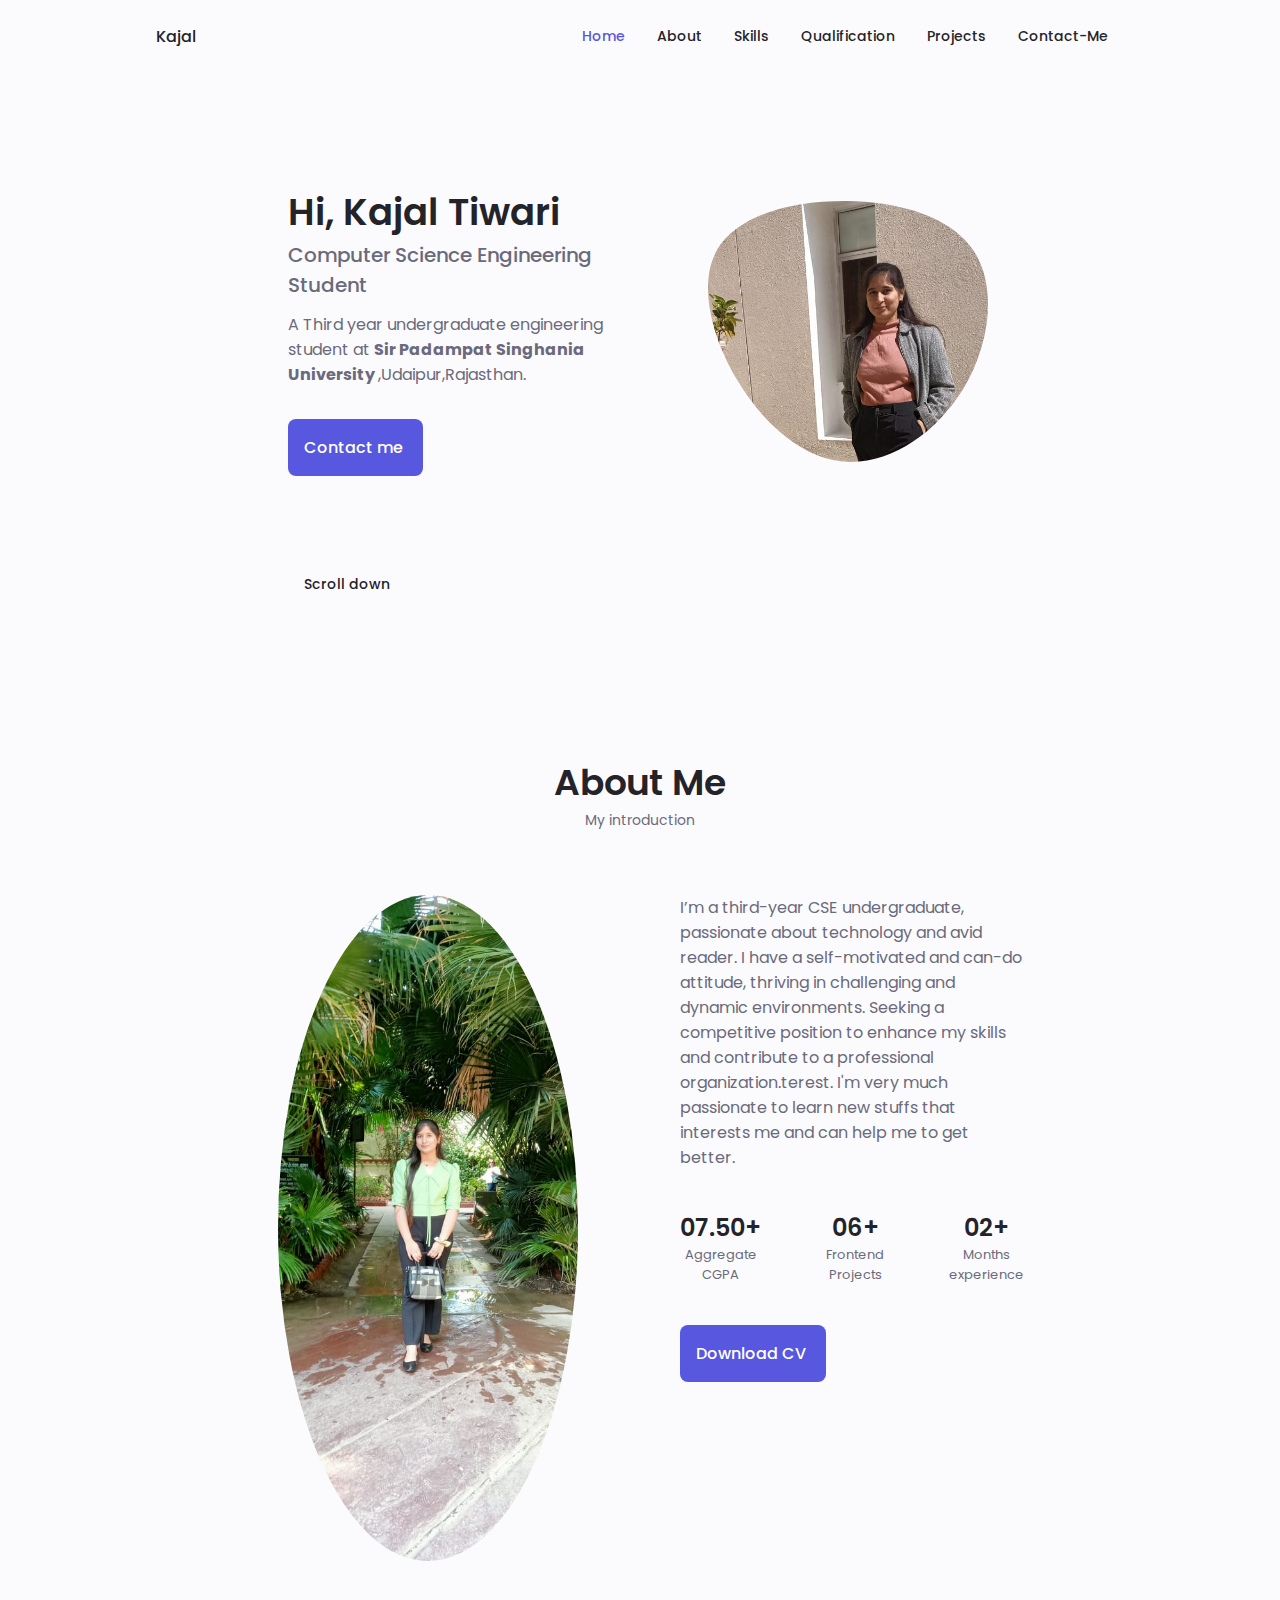
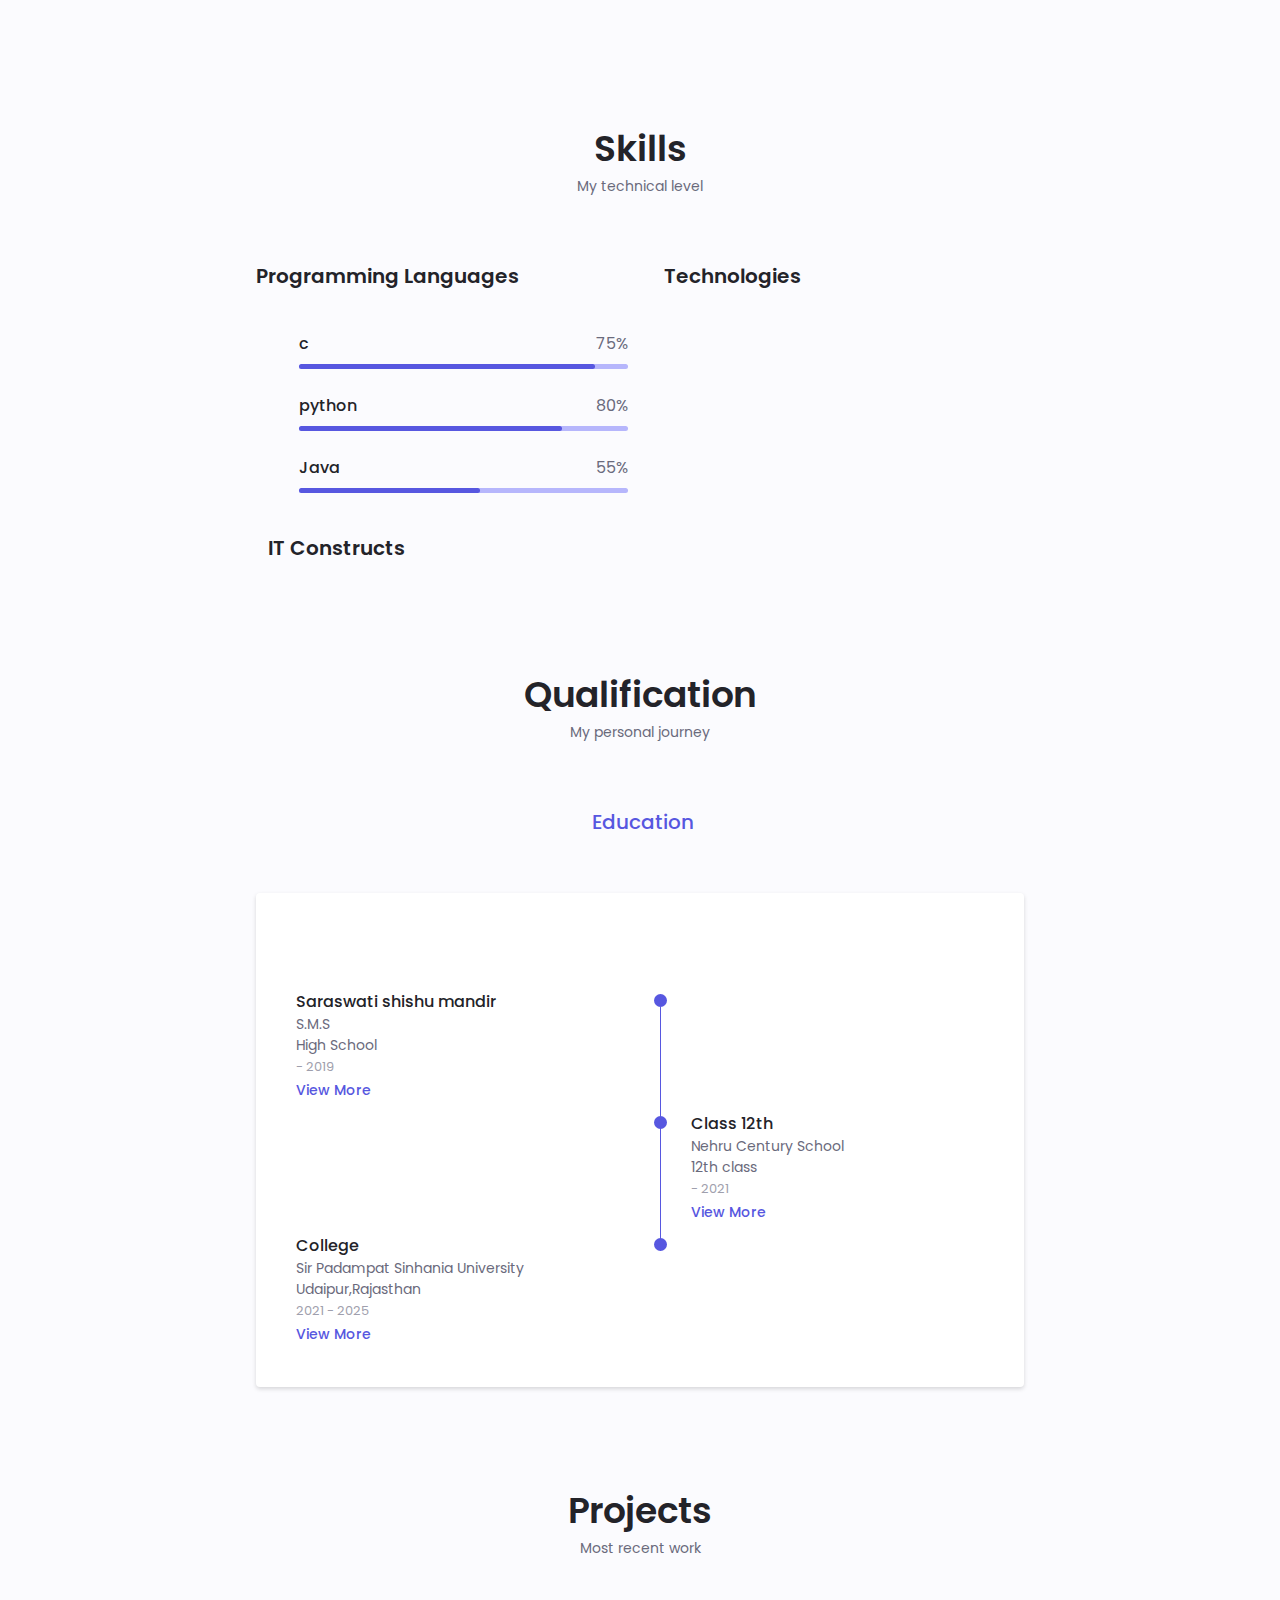
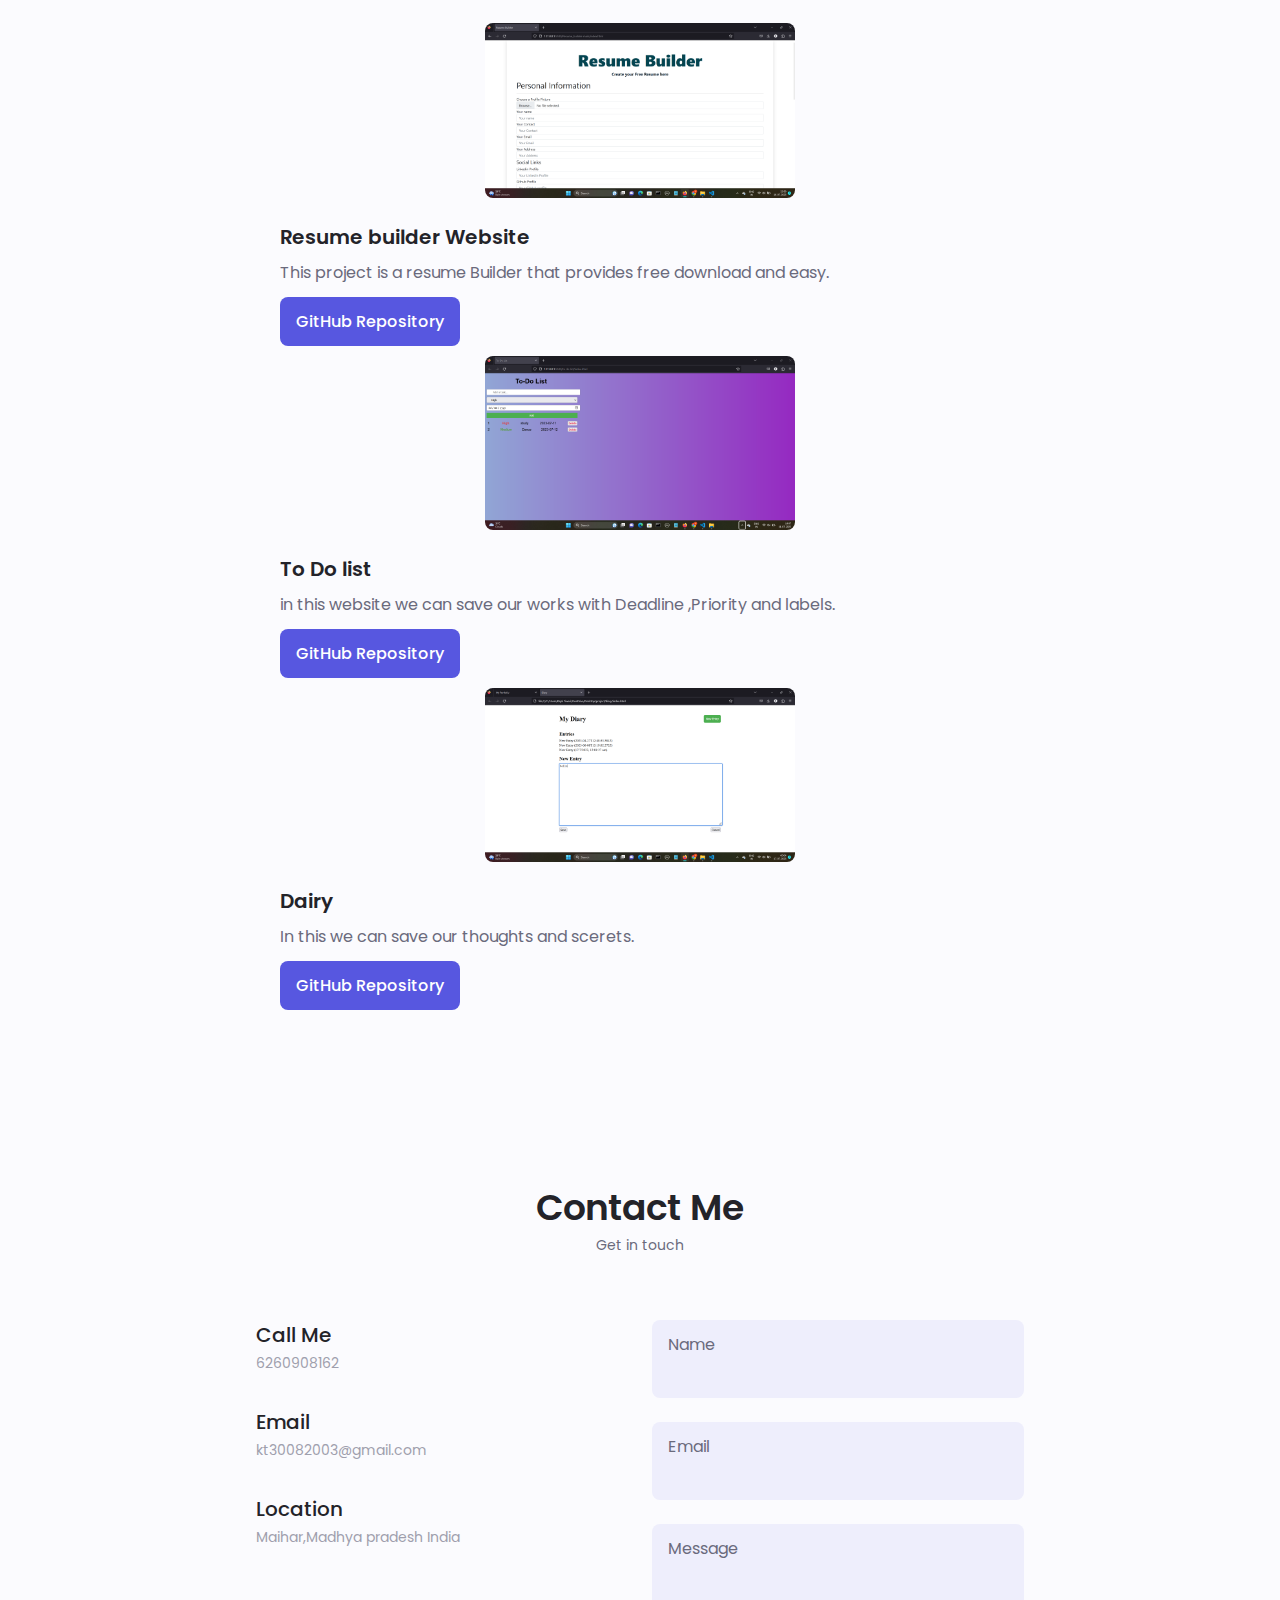
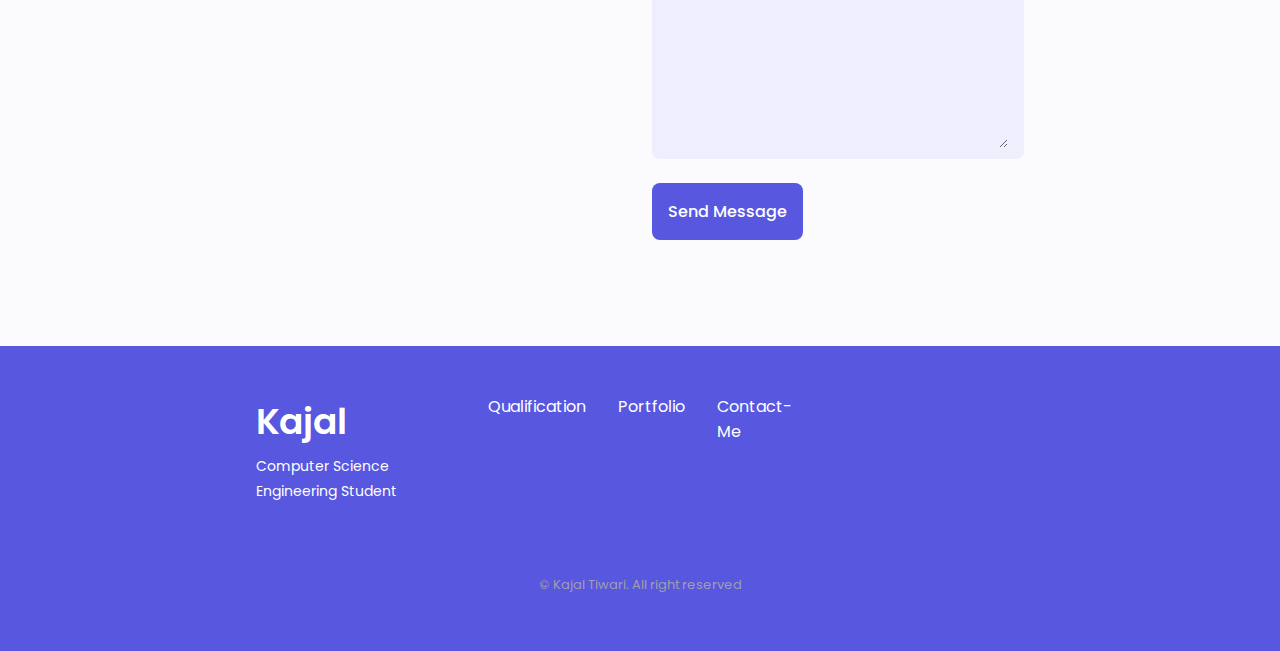
<file: Portfolio-Website-master/index.html>
<!DOCTYPE html>
<html lang="en">

<head>
  <meta charset="UTF-8" />
  <meta http-equiv="X-UA-Compatible" content="IE=edge" />
  <meta name="viewport" content="width=device-width, initial-scale=1.0" />
  <title>My Portfolio</title>
  
  <link rel="stylesheet" href="assets/newcss.css" />
  <link rel="stylesheet" href="https://unicons.iconscout.com/release/v4.0.0/css/line.css" />
</head>

<body>
  <header class="header" id="header">
    <nav class="nav container">
      <a href="#" class="nav__logo">Kajal</a>
      <div class="nav__menu" id="nav-menu">
        <ul class="nav__list grid">
          <li class="nav__item">
            <a href="#home" class="nav__link active-link">
              <i class=""></i>Home
            </a>
          </li>
          <li class="nav__item">
            <a href="#about" class="nav__link">
              <i class=""></i>About
            </a>
          </li>
          <li class="nav__item">
            <a href="#skills" class="nav__link">
              <i class=""></i>Skills
            </a>
          </li>
          <li class="nav__item">
            <a href="#qualification" class="nav__link">
              <i class=""></i>Qualification
            </a>
          </li>
          <li class="nav__item">
            <a href="#portfolio" class="nav__link">
              <i class=""></i>Projects
            </a>
          </li>
          <li class="nav__item">
            <a href="#contact" class="nav__link">
              <i class=""></i>Contact-Me
            </a>
          </li>
        </ul>
        <i class="uil uil-times nav__close" id="nav-close"></i>
      </div>
      <div class="nav__btns">
        
        <i class="uil uil-moon change-theme" id="theme-button"></i>

        <div class="nav__toggle" id="nav-toggle">
          <i class="uil uil-apps"></i>
        </div>
      </div>
    </nav>
  </header>
  

  <main class="main">
    

    <section class="home section" id="home">
      <div class="home__container container grid">
        <div class="home__content grid">
          <div class="home__social">
            <a href="https://www.linkedin.com/in/kajal-tiwari-23815625a/" target="_blank" class="home__social-icon">

              <i class=""></i>
            </a>

            <a href="https://github.com/Kajal09tiwari" target="_blank" class="home__social-icon">
              <i class=""></i>
            </a>
          </div>
          <div class="home__img">
            <svg class="home__blob" viewBox="0 0 200 187" xmlns="http://www.w3.org/2000/svg"
              xmlns:xlink="http://www.w3.org/1999/xlink">
              <mask id="mask0" mask-type="alpha">
                <path d="M190.312 36.4879C206.582 62.1187 201.309 102.826 182.328 134.186C163.346 165.547 
                      130.807 187.559 100.226 186.353C69.6454 185.297 41.0228 161.023 21.7403 129.362C2.45775 
                      97.8511 -7.48481 59.1033 6.67581 34.5279C20.9871 10.1032 59.7028 -0.149132 97.9666 
                      0.00163737C136.23 0.303176 174.193 10.857 190.312 36.4879Z" />
              </mask>
              <g mask="url(#mask0)">
                <path d="M190.312 36.4879C206.582 62.1187 201.309 102.826 182.328 134.186C163.346 
                      165.547 130.807 187.559 100.226 186.353C69.6454 185.297 41.0228 161.023 21.7403 
                      129.362C2.45775 97.8511 -7.48481 59.1033 6.67581 34.5279C20.9871 10.1032 59.7028 
                     -0.149132 97.9666 0.00163737C136.23 0.303176 174.193 10.857 190.312 36.4879Z" />
                <image class="home__blob-img" x="-79" y="-46" xlink:href="assets/img/2.jpeg" />
              </g>
            </svg>
          </div>
          <div class="home__data">
            <h1 class="home__title">Hi, Kajal Tiwari</h1>
            <h3 class="home__subtitle">Computer Science Engineering Student</h3>
            <p class="home__description">
              A Third year undergraduate engineering student at <strong>Sir Padampat Singhania University </strong>,Udaipur,Rajasthan.
            </p>
            <a href="#contact" class="button button--flex">
              Contact me<i class="uil uil-message button__icon"></i>
            </a>
          </div>
        </div>

        <div class="home__scroll">
          <a href="#about" class="home__scroll-button button--flex">
            <i class="uil uil-mouse-alt home__scroll-mouse"></i>
            <span class="home__scroll-name">Scroll down</span>
            <i class="uil uil-arrow-down home__scroll-arrow"></i>
          </a>
        </div>
      </div>
    </section>

   

    <section class="about section" id="about">
      <h2 class="section__title">About Me</h2>
      <span class="section__subtitle">My introduction</span>

      <div class="about__container container grid">
        <img src="assets\img\1st.jpeg" alt="" class="about__img" />

        <div class="about__data">
          <p class="about__description">
            I’m a third-year CSE undergraduate, passionate about technology and avid
            reader. I have a self-motivated and can-do attitude, thriving in challenging
            and dynamic environments. Seeking a competitive position to enhance my
            skills and contribute to a professional organization.terest. I'm very much passionate to learn new stuffs
            that interests me and can help me to get better.
          </p>

          <div class="about__info">
            <div>
              <span class="about__info-title">07.50+</span>
              <span class="about__info-name">Aggregate <br />CGPA</span>
            </div>

            <div>
              <span class="about__info-title">06+</span>
              <span class="about__info-name">Frontend <br />
                Projects</span>
            </div>

            <div>
              <span class="about__info-title">02+</span>
              <span class="about__info-name">Months <br />experience</span>
            </div>
          </div>

          <div class="about__buttons">
            <a download="" href="assets\Kajal's Resume .pdf" class="button button--flex">
              Download CV<i class="fas fa-download button__icon"></i>
            </a>
          </div>
        </div>
      </div>
    </section>

    
    <section class="skills section" id="skills">
      <h2 class="section__title">Skills</h2>
      <span class="section__subtitle">My technical level</span>

      <div class="skills__container container grid">
        <div>
         
          <div class="skills__content skills__open">
            <div class="skills__header">
              <i class=""></i>

              <div>
                <h1 class="skills__title">Programming Languages</h1>
              </div>

              <i class="uil uil-angle-down skills__arrow"></i>
            </div>

            <div class="skills__list grid">
              <div class="skills__data">
                <div class="skills__titles">
                  <h3 class="skills__name">c</h3>
                  <span class="skills__nuber">75%</span>
                </div>
                <div class="skills__bar">
                  <span class="skills__percentage skills__html"></span>
                </div>
              </div>
              <div class="skills__data">
                <div class="skills__titles">
                  <h3 class="skills__name">python</h3>
                  <span class="skills__nuber">80%</span>
                </div>
                <div class="skills__bar">
                  <span class="skills__percentage skills__css"></span>
                </div>
              </div>
              <div class="skills__data">
                <div class="skills__titles">
                  <h3 class="skills__name">Java</h3>
                  <span class="skills__nuber">55%</span>
                </div>
                <div class="skills__bar">
                  <span class="skills__percentage skills__js"></span>
                </div>
              </div>

            </div>
          </div>

         
          <div class="skills__content skills__close">
            <div class="skills__header">
              <i class="fas fa-code skills__icon"></i>

              <div>
                <h1 class="skills__title">IT Constructs</h1>
              </div>

              <i class=""></i>
            </div>

            <div class="skills__list grid">
              <div class="skills__data">
                <div class="skills__titles">
                  <h3 class="skills__name">DS & Algorithms</h3>
                  <span class="skills__nuber">80%</span>
                </div>
                <div class="skills__bar">
                  <span class="skills__percentage skills__php"></span>
                </div>
              </div>
              <div class="skills__data">
                <div class="skills__titles">
                  <h3 class="skills__name">OOP</h3>
                  <span class="skills__nuber">70%</span>
                </div>
                <div class="skills__bar">
                  <span class="skills__percentage skills__node"></span>
                </div>
              </div>
              <div class="skills__data">
                <div class="skills__titles">
                  <h3 class="skills__name">OS</h3>
                  <span class="skills__nuber">75%</span>
                </div>
                <div class="skills__bar">
                  <span class="skills__percentage skills__firebase"></span>
                </div>
              </div>
              <div class="skills__data">
                <div class="skills__titles">
                  <h3 class="skills__name">DBMS</h3>
                  <span class="skills__nuber">50%</span>
                </div>
                <div class="skills__bar">
                  <span class="skills__percentage skills__python"></span>
                </div>
              </div>
            </div>
          </div>
        </div>

        <div>
          
          <div class="skills__content skills__close">
            <div class="skills__header">
              <i class="fas fa-swatchbook skills__icon"></i>
              <div>
                <h1 class="skills__title">Technologies</h1>
              </div>

              <i class="uil uil-angle-down skills__arrow"></i>
            </div>

            <div class="skills__list grid">
              <div class="skills__data">
                <div class="skills__titles">
                  <h3 class="skills__name">HTML</h3>
                  <span class="skills__nuber">85%</span>
                </div>
                <div class="skills__bar">
                  <span class="skills__percentage skills__figma"></span>
                </div>
              </div>
              <div class="skills__data">
                <div class="skills__titles">
                  <h3 class="skills__name">CSS</h3>
                  <span class="skills__nuber">70%</span>
                </div>
                <div class="skills__bar">
                  <span class="skills__percentage skills__sketch"></span>
                </div>
              </div>
              <div class="skills__data">
                <div class="skills__titles">
                  <h3 class="skills__name">JavaScript</h3>
                  <span class="skills__nuber">55%</span>
                </div>
                <div class="skills__bar">
                  <span class="skills__percentage skills__photoshop"></span>
                </div>
              </div>
            </div>
          </div>
        </div>
      </div>
    </section>

    

    <section class="qualification__section service__section" id="qualification">
      <h2 class="section__title">Qualification</h2>
      <span class="section__subtitle">My personal journey</span>

      <div class="qualification__container container grid services__container">
        <div class="qualification__tabs">
          <div class="qualification__button button--flex qualification__active" data-target="#education">
            <i class="uil uil-graduation-cap qualification__icon"></i>
            Education
          </div>
        </div>

        <div class="qualification__sections">
         
          <div class="
                qualification__content
                qualifiation__active
                services__content
              " data-content id="education">
            
            <div class="qualification__data">
              <div>
                <h3 class="qualification__title">Saraswati shishu mandir</h3>
                <span class="qualification__subtitle">S.M.S<br>High School</span>
                <div class="qualification__calender">
                  <i class="uil uil-calendar-alt"></i>
                  - 2019
                </div>
                <span class="
                      button button--flex button--small button--link
                      services__button
                    ">
                  View More
                  <i class="uil uil-arrow-right button__icon"></i>
                </span>
                <div class="services__modal">
                  <div class="services__modal-content">
                    <h4 class="services__modal-title">Class 10th Summary :</h4>
                    <i class="uil uil-times services__modal-close"></i>
                    <ul class="services__modal-services grid">
                      <li class="services__modal-service">
                        <i class=""></i>
                        <p>
                          Subjects were studied: Science, Maths, English,
                          Social Studies,Sanskrit,Hindi.
                        </p>
                      </li>
                      <li class="services__modal-service">
                        <i class=""></i>
                        <p>Scored 94% </p>
                      </li>
                      <li class="services__modal-service">
                        <i class=""></i>
                        <p> </p>
                      </li>

                    </ul>
                  </div>
                </div>
              </div>

              <div>
                <span class="qualification__rounder"></span>
                <span class="qualification__line"></span>
              </div>
            </div>

           
            <div class="qualification__data">
              <div></div>

              <div>
                <span class="qualification__rounder"></span>
                <span class="qualification__line"></span>
              </div>
              <div>
                <h3 class="qualification__title">Class 12th</h3>
                <span class="qualification__subtitle">Nehru Century School <br>12th class</span>
                <div class="qualification__calender">
                  <i class=""></i>
                  - 2021
                </div>
                <span class="
                      button button--flex button--small button--link
                      services__button
                    ">
                  View More
                  <i class=""></i>
                </span>
                <div class="services__modal">
                  <div class="services__modal-content">
                    <h4 class="services__modal-title">Class 12th Summary :</h4>
                    <i class="uil uil-times services__modal-close"></i>
                    <ul class="services__modal-services grid">
                      <li class="services__modal-service">
                        <i class="uil uil-check-circle services__moda-icon"></i>
                        <p>
                          Subjects were studied: Physics, Chemistry, Maths,
                          English , Hindi.
                        </p>
                      </li>
                      <li class="services__modal-service">
                        <i class="uil uil-check-circle services__moda-icon"></i>
                        <p>Scored 94.6% </p>
                      </li>
                    </ul>
                  </div>
                </div>
              </div>
            </div>

           
            <div class="qualification__data">
              <div>
                <h3 class="qualification__title">College</h3>
                <span class="qualification__subtitle">Sir Padampat Sinhania University Udaipur,Rajasthan</span>
                <div class="qualification__calender">
                  <i class="uil uil-calendar-alt"></i>
                  2021 - 2025
                </div>
                <span class="
                      button button--flex button--small button--link
                      services__button
                    ">
                  View More
                  <i class="uil uil-arrow-right button__icon"></i>
                </span>
                <div class="services__modal">
                  <div class="services__modal-content">
                    <h4 class="services__modal-title">College Summary :</h4>
                    <i class="uil uil-times services__modal-close"></i>
                    <ul class="services__modal-services grid">
                      <li class="services__modal-service">
                        <i class="uil uil-check-circle services__modal-icon"></i>
                        <p>
                          Studying core subjects of CSE including DSA, Maths,AI and algorithm,
                          Operating
                          systems, and Computer architecture .
                        </p>
                      </li>
                      <li class="services__modal-service">
                        <i class="uil uil-check-circle services__modal-icon"></i>
                        <p>Scored an aggregate of 7.50 CGPA in till now.</p>
                      </li>
                      <li class="services__modal-service">
                        <i class="uil uil-check-circle services__modal-icon"></i>
                        <p>
                          Working as Member in Hope club  of the college.
                        </p>
                      </li>

                    </ul>
                  </div>
                </div>
              </div>

              <div>
                <span class="qualification__rounder"></span>
                
              </div>
            </div>
          </div>
        </div>
      </div>
    </section>

    <!--=================== Portfolio ===================-->
    <section class="portfolio section" id="portfolio">
      <h2 class="section__title">Projects</h2>
      <span class="section__subtitle">Most recent work</span>

      <div class="portfolio__container container swiper-container">
        <div class="swiper-wrapper">
          
          <div class="portfolio__content grid swiper-slide">
            <img src="assets/img/1st.png" class="portfolio__img">

            <div class="portfolio__data">
              <h3 class="portfolio__title">Resume builder Website</h3>
              <p class="portfolio__description">This project is a resume Builder that provides free download and easy.
                </p>
              <a href="https://github.com/Kajal09tiwari/CodeAlpha_Project_JULY./tree/main/Resume_builder-main"
                class="button button--flex button--small portfolio__button">
                GitHub Repository
                
              </a>
              
            </div>
          </div>

          <div class="portfolio__content grid swiper-slide">
            <img src="assets/img/3.png" class="portfolio__img">

            <div class="portfolio__data">
              <h3 class="portfolio__title">To Do list</h3>
              <p class="portfolio__description">in this website we can save our works with Deadline ,Priority and labels.
                </p>
              <a href="https://github.com/Kajal09tiwari/LGMVP-WEB-JULY/tree/main/to%20do%20list"
                class="button button--flex button--small portfolio__button">
                GitHub Repository
                
              </a>
              
            </div>
          </div>

          
          <div class="portfolio__content grid swiper-slide">
            <img src="assets/img/2.png" class="portfolio__img">

            <div class="portfolio__data">
              <h3 class="portfolio__title">Dairy</h3>
              <p class="portfolio__description">In this we can save our thoughts and scerets.</p>
              <a href="https://github.com/Kajal09tiwari/kajal09tiwari.github.io/tree/main/diary"
                class="button button--flex button--small portfolio__button">
                GitHub Repository
              
              </a>
            </div>
          </div>
        </div>

        
        <div class="swiper-button-next">
          
        </div>
        <div class="swiper-button-prev">
          
        </div>
        
        <div class="swiper-pagination"></div>
      </div>
    </section>


    
    <section class="contact section" id="contact">
      <h2 class="section__title">Contact Me</h2>
      <span class="section__subtitle">Get in touch</span>

      <div class="contact__container container grid">
        <div>
          <div class="contact__information">
           

            <div>
              <h3 class="contact__title">Call Me</h3>
              <span class="contact__subtitle"><a href="tel:6362243314"></a>6260908162</span>
            </div>
          </div>

          <div class="contact__information">
            

            <div>
              <h3 class="contact__title">Email</h3>
              <span class="contact__subtitle">kt30082003@gmail.com</span>
            </div>
          </div>

          <div class="contact__information">
            

            <div>
              <h3 class="contact__title">Location</h3>
              <span class="contact__subtitle">Maihar,Madhya pradesh India</span>
            </div>
          </div>
        </div>

        <form action="" class="contact__form grid">
          <div class="contact__inputs grid">
            <div class="contact__content">
              <label for="" class="content__label">Name</label>
              <input type="text" class="contact__input">
            </div>

            <div class="contact__content">
              <label for="" class="content__label">Email</label>
              <input type="Email" class="contact__input">
            </div>
          </div>

          <div class="contact__content">
            <label for="" class="content__label">Message</label>
            <textarea name="" id="" cols="0" rows="7" class="contact__input"></textarea>
          </div>

          <div>
            <a href=" #"
              class="button button--flex">
              Send Message
              
            </a>
          </div>
        </form>
      </div>
    </section>
  </main>

  <!--================== Footer ===============-->
  <footer class="footer">
    <div class="footer__bg">
      <div class="footer__container container grid">
        <div>
          <h1 class="footer__title">Kajal </h1>
          <span class="footer__subtitle">Computer Science Engineering Student</span>
        </div>

        <ul class="footer__links">
          <li>
            <a href="#qualification" class="footer__link">Qualification</a>
          </li>
          <li>
            <a href="#portfolio" class="footer__link">Portfolio</a>
          </li>
          <li>
            <a href="#contact" class="footer__link">Contact-Me</a>
          </li>
        </ul>

        <div class="footer__socials">


          <a href="https://www.instagram.com/kajal.tiwari.09/?next=%2F" class="footer__social" target="__blank">
            
          </a>

          <a href="" target="__blank" class="footer__social">
           
          </a>
        </div>
      </div>

      <p class="footer__copy">&#169; Kajal Tiwari. All right reserved</p>
    </div>
  </footer>

  <!--================== SCROLL TOP ==================-->
  <a href="#" class="scrollup" id="scroll-up">
   
  </a>

  

  <script src="assets/ptj.js"></script>
</body>

</html>
</file>
<file: Portfolio-Website-master/assets/newcss.css>
@import url("https://fonts.googleapis.com/css2?family=Poppins:wght@400;500;600&display=swap");

/*================ VARIABLES CSS ==========*/

:root {
  --header-height: 3rem;

  /*======= Colors =======*/
  /* Change Favorite color */
  --hue-color: 240;

  /*========= HSL Color mode =========*/
  --first-color: hsl(var(--hue-color), 69%, 61%);
  --first-color-second: hsl(var(--hue-color), 69%, 61%);
  --first-color-alt: hsl(var(--hue-color), 57%, 53%);
  --first-color-lighter: hsl(var(--hue-color), 92%, 85%);
  --title-color: hsl(var(--hue-color), 8%, 15%);
  --text-color: hsl(var(--hue-color), 8%, 45%);
  --text-color-light: hsl(var(--hue-color), 8%, 65%);
  --input-color: hsl(var(--hue-color), 70%, 96%);
  --body-color: hsl(var(--hue-color), 60%, 99%);
  --container-color: #fff;
  --scroll-bar-color: hsl(var(--hue-color), 12%, 90%);
  --scroll-thumb-color: hsl(var(--hue-color), 12%, 80%);

  /*========= Font and typography ===========*/
  --body-font: "Poppins", sans-serif;

  --big-font-size: 2rem;
  --h1-font-size: 1.5rem;
  --h2-font-size: 1.25rem;
  --h3-font-size: 1.125rem;
  --normal-font-size: 0.938rem;
  --small-font-size: 0.813rem;
  --smaller-font-size: 0.75rem;

  /*=========== Font weight ==========*/

  --font-medium: 500;
  --font-semi-bold: 600;

  /*============ Margin Bottom ===========*/
  /* .25rem = 4px, .5rem=8px, .75rem = 12px*/
  --mb-0-25: 0.25rem;
  --mb-0-5: 0.5rem;
  --mb-0-75: 0.75rem;
  --mb-1: 1rem;
  --mb-1-5: 1.5rem;
  --mb-2: 2rem;
  --mb-2-5: 2.5rem;
  --mb-3: 3rem;

  /*============== z index =============*/
  --z-tooltip: 10;
  --z-fixed: 100;
  --z-modal: 1000;
}

/* Font Size for larger devices */
@media screen and (min-width: 968px) {
  :root {
    --big-font-size: 3rem;
    --h1-font-size: 2.25rem;
    --h2-font-size: 1.5rem;
    --h3-font-size: 1.25rem;
    --normal-font-size: 1rem;
    --small-font-size: 0.875rem;
    --smaller-font-size: 0.813rem;
  }
}
/*================= Variables Dark Theme ===============*/
body.dark-theme {
  /*========= HSL Color mode =========*/

  --first-color-second: hsl(var(--hue-color), 30%, 8%);
  --title-color: hsl(var(--hue-color), 8%, 95%);
  --text-color: hsl(var(--hue-color), 8%, 75%);
  --input-color: hsl(var(--hue-color), 29%, 16%);
  --body-color: hsl(var(--hue-color), 28%, 12%);
  --container-color: hsl(var(--hue-color), 29%, 16%);
  --scroll-bar-color: hsl(var(--hue-color), 12%, 48%);
  --scroll-thumb-color: hsl(var(--hue-color), 12%, 36%);
}

/*================= Button Dark/Light ===============*/
.nav__btns {
  display: flex;
  align-items: center;
}

.change-theme {
  font-size: 1.25rem;
  color: var(--title-color);
  margin-right: var(--mb-1);
  cursor: pointer;
}

.change-theme:hover {
  color: var(--first-color);
}

/*================= Base ===============*/
* {
  box-sizing: border-box;
  padding: 0;
  margin: 0;
}

html {
  scroll-behavior: smooth;
}
body {
  margin: 0 0 var(--header-height) 0;
  font-family: var(--body-font);
  font-size: var(--normal-font-size);
  background-color: var(--body-color);
  color: var(--text-color);
}

h1,
h2,
h3,
h4 {
  color: var(--title-color);
  font-weight: var(--font-semi-bold);
}
ul {
  list-style: none;
}
a {
  text-decoration: none;
}
img {
  max-width: 100%;
  height: auto;
}
.section {
  padding: 2rem 0 4rem;
}
.section__title {
  font-size: var(--h1-font-size);
}

.section__subtitle {
  display: block;
  font-size: var(--small-font-size);
  margin-bottom: var(--mb-3);
}
.section__title,
.section__subtitle {
  text-align: center;
}

.container {
  max-width: 768px;
  margin-left: var(--mb-1-5);
  margin-right: var(--mb-1-5);
}

.grid {
  display: grid;
  gap: 1.5rem;
}
.header {
  width: 100%;
  position: fixed;
  bottom: 0;
  left: 0;
  z-index: var(--z-fixed);
  background-color: var(--body-color);
}

.nav {
  max-width: 968px;
  height: var(--header-height);
  display: flex;
  justify-content: space-between;
  align-items: center;
}

.nav__logo,
.nav__toggle {
  color: var(--title-color);
  font-weight: var(--font-medium);
}

.nav__logo:hover {
  color: var(--first-color);
}
.nav__toggle {
  font-size: 1.1rem;
  cursor: pointer;
}
.nav__toggle:hover {
  color: var(--first-color);
}
@media screen and (max-width: 767px) {
  .nav__menu {
    position: fixed;
    bottom: -100%;
    left: 0;
    width: 100%;
    background-color: var(--body-color);
    padding: 2rem 1.5rem 4rem;
    box-shadow: 0 -1px 4px rgba(0, 0, 0, 0.15);
    border-radius: 1.5rem 1.5rem 0 0;
    transition: 0.3s;
  }
}
.nav__list {
  grid-template-columns: repeat(3, 1fr);
  gap: 2rem;
}

.nav__link {
  display: flex;
  flex-direction: column;
  align-items: center;
  font-size: var(--small-font-size);
  color: var(--title-color);
  font-weight: var(--font-medium);
}

.nav__link:hover {
  color: var(--first-color);
}

.nav__icon {
  font-size: 1.2rem;
}
.nav__icon {
  font-size: 1.2rem;
}
.nav__close {
  position: absolute;
  right: 1.3rem;
  bottom: 0.5rem;
  font-size: 1.5rem;
  cursor: pointer;
  color: var(--first-color);
}

.nav__close:hover {
  color: var(--first-color-alt);
}

/* Show Menu */
.show-menu {
  bottom: 0;
}

/* Active Link */
.active-link{
  color: var(--first-color);
}

/* Change Background header */
.scroll-header {
  box-shadow: 0 -1px 4px rgba(0, 0, 0, 0.15);
}

/*========HOME=============*/
.home__container {
  gap: 1rem;
}
.home__content {
  grid-template-columns: 0.5fr 3fr;
  padding-top: 3.5rem;
  align-items: center;
}

.home__social {
  display: grid;
  grid-template-columns: max-content;
  row-gap: 1rem;
}

.home__social-icon {
  font-size: 1.05rem;
  color: var(--first-color);
}
.home__social-icon:hover {
  color: var(--first-color-lighter);
}

.home__blob {
  width: 200px;
  fill: var(--first-color);
  /* fill: hsl(69, 69%, 61%); */
}
.home__blob-img {
  width: 330px ;
  padding-left: 20px;
}
.home__data {
  grid-column: 1/3;
}

.home__title {
  font-size: var(--big-font-size);
}
.home__subtitle {
  font-size: var(--h3-font-size);
  color: var(--text-color);
  font-weight: var(--font-medium);
  margin-bottom: var(--mb-0-75);
}
.home__description {
  margin-bottom: var(--mb-2);
}

.portfolio__scroll {
  display: flex;
  justify-content: center;
  align-items: center;
  margin-top: 15px;
  cursor: pointer;
}
.home__scroll {
  display: none;
}
.home__scroll-button {
  color: var(--first-color);
  transition: 0.3s;
}
.home__scroll-button:hover {
  transform: translateY(0.25rem);
}
.home__scroll-mouse {
  font-size: 2rem;
}
.home__scroll-name {
  font-size: var(--small-font-size);
  color: var(--title-color);
  font-weight: var(--font-medium);
  margin-right: var(--mb-0-25);
}
.home__scroll-arrow {
  font-size: 1.25rem;
}

/*================== Buttons ===================*/
.button {
  display: inline-block;
  background-color: var(--first-color);
  color: #fff;
  padding: 1rem;
  margin-bottom: 10px;
  border-radius: 0.5rem;
  font-weight: var(--font-medium);
}

.button:hover {
  background-color: var(--first-color-alt);
}

.button__icon {
  font-size: 1.25rem;
  margin-left: 0.25rem;
  transition: 0.3s;
}

.button--white {
  background-color: #fff;
  color: var(--first-color);
}

.button--white:hover {
  background-color: #fff;
}

.button--flex {
  display: inline-flex;
  align-items: center;
}
.button--small {
  padding: 0.75rem 1rem;
}
.button--link {
  padding: 0;
  background-color: transparent;
  color: var(--first-color);
}

.button--link:hover {
  background-color: transparent;
  color: var(--first-color-alt);
}

/*===================== About ==================*/
.about__img {
  width: 170px;
  border-radius: 500%;
  justify-self: center;
  align-self: center;
  /* border: 1px solid #fff; */
}

.about__description {
  text-align: center;
  margin-bottom: var(--mb-2-5);
}

.about__info {
  display: flex;
  justify-content: space-evenly;
  margin-bottom: var(--mb-2-5);
}

.about__info-title {
  font-size: var(--h2-font-size);
  font-weight: var(--font-semi-bold);
  color: var(--title-color);
}

.about__info-name {
  font-size: var(--smaller-font-size);
}

.about__info-name,
.about__info-title {
  display: block;
  text-align: center;
}

.about__buttons {
  display: flex;
  justify-content: center;
}

/*===================== SKILLS =========================*/

.skills__container {
  row-gap: 0;
}

.skills__header {
  display: flex;
  align-items: center;
  margin-bottom: var(--mb-2-5);
  cursor: pointer;
}

.skills__icon,
.skills__arrow {
  font-size: 1.25rem;
  color: var(--first-color);
}

.skills__icon {
  margin-right: var(--mb-0-75);
}

.skills__title {
  font-size: var(--h3-font-size);
}


.skills__arrow {
  margin-left: auto;
  transition: 0.4s;
}

.skills__list {
  row-gap: 1.5rem;
  padding-left: 2.7rem;
}

.skills__titles {
  display: flex;
  justify-content: space-between;
  margin-bottom: var(--mb-0-5);
}

.skills__name {
  font-size: var(--normal-font-size);
  font-weight: var(--font-medium);
}

.skills__bar,
.skills__percentage {
  height: 5px;
  border-radius: 0.25rem;
}

.skills__bar {
  background-color: var(--first-color-lighter);
}
.skills__percentage {
  display: block;
  background-color: var(--first-color);
}

.skills__html {
  width: 90%;
}
.skills__css {
  width: 80%;
}
.skills__js {
  width: 55%;
}
.skills__react {
  width: 40%;
}

.skills__php {
  width: 80%;
}
.skills__node {
  width: 70%;
}
.skills__firebase {
  width: 75%;
}
.skills__python {
  width: 50%;
}

.skills__figma {
  width: 85%;
}
.skills__sketch {
  width: 75%;
}
.skills__photoshop {
  width: 60%;
}

.skills__close .skills__list {
  height: 0;
  overflow: hidden;
}

.skills__open .skills__list {
  height: max-content;
  margin-bottom: var(--mb-2-5);
}

.skills__open .skills__arrow {
  transform: rotate(-180deg);
}

/*==================== Qualifications ====================*/

.qualification__tabs {
  display: flex;
  justify-content: space-evenly;
  margin-bottom: var(--mb-2);
}

.qualification__button {
  font-size: var(--h3-font-size);
  font-weight: var(--font-medium);
  cursor: pointer;
}

.qualification__button:hover {
  color: var(--first-color);
}

.qualification__icon {
  font-size: 1.8rem;
  margin-right: var(--mb-0-25);
}

.qualification__data {
  display: grid;
  grid-template-columns: 1fr max-content 1fr;
  column-gap: 1.5rem;
}

.qualification__title {
  font-size: var(--normal-font-size);
  font-weight: var(--font-medium);
}

.qualification__subtitle {
  display: inline-block;
  font-size: var(--small-font-size);
}

.qualification__calender {
  font-size: var(--smaller-font-size);
  color: var(--text-color-light);
}

.qualification__rounder {
  display: inline-block;
  width: 13px;
  height: 13px;
  background-color: var(--first-color);
  border-radius: 50%;
}

.qualification__line {
  display: block;
  width: 1px;
  height: 100%;
  background-color: var(--first-color);
  transform: translate(6px, -7px);
}

.qualification [data-content] {
  display: none;
}

.qualification__active[data-content] {
  display: none;
}

.qualification__button.qualification__active {
  color: var(--first-color);
}

/*================= Services ==================*/

.services_container {
  gap: 1.5rem;
  grid-template-columns: repeat(2, 1fr);
}

.services__content {
  position: relative;
  background-color: var(--container-color);
  padding: 3.5rem 0.5rem 1.25rem 1.5rem;
  border-radius: 0.25rem;
  box-shadow: 0 2px 4px rgba(0, 0, 0, 0.15);
}

.services__button {
  cursor: pointer;
  font-size: var(--small-font-size);
}

.services__button:hover .button__icon {
  transform: translateX(0.25rem);
}

.services__modal {
  position: fixed;
  top: 0;
  left: 0;
  right: 0;
  bottom: 0;
  background-color: rgba(0, 0, 0, 0.5);
  display: flex;
  align-items: center;
  justify-content: center;
  padding: 0 1rem;
  z-index: var(--z-modal);
  opacity: 0;
  visibility: hidden;
  transition: 0.3s;
}

.services__modal-content {
  position: relative;
  background-color: var(--container-color);
  padding: 1.5rem;
  border-radius: 1.25rem;
}
.services__modal-services {
  row-gap: 1rem;
}

.services__modal-service {
  display: flex;
}
.services__modal-title {
  font-size: var(--h3-font-size);
  font-family: var(--font-medium);
  margin-bottom: var(--mb-1-5);
}

.services__modal-close {
  position: absolute;
  top: 1rem;
  right: 1rem;
  font-size: 1.5rem;
  color: var(--first-color);
  cursor: pointer;
}

.services__modal-icon {
  color: var(--first-color);
  margin-right: var(--mb-0-25);
}

/* Active Modal */
.active-modal {
  opacity: 1;
  visibility: visible;
}

/*================== Portfolio ==================*/

.portfolio__container{
  overflow: initial;
}
/*need change*/
.portfolio__content{
  padding: 0 1.5rem;

}
.portfolio__img{
  width: 310px;
  border-radius: .5rem;
  justify-self: center;
}
.portfolio__title{
  font-size: var(--h3-font-size);
  margin-bottom: var(--mb-0-5);
}
.portfolio__description{
  margin-bottom: var(--mb-0-75);
}
.portfolio__button:hover .button__icon{
  transform: translateX(.25rem);
}
.swiper-button-prev::after,
.swiper-button-next::after{
  content: '';
}
.swiper-portfolio-icon{
  font-size: 2rem;
  color: var(--first-color);
}
.swiper-button-prev{
  left: -.5rem;
}
.swiper-button-next{
  right: -.5rem;
}

.swiper-container-horizontal > .swiper-pagination-bullets{
  bottom: -2.5rem;
}
.swiper-pagination-bullets-active{
  background-color: var(--first-color);
}

.swiper-button-next,
.swiper-button-prev,
.swiper-pagination-bullets{
  outline: none;
}



/*================ Contact Me ===============*/

.contact__container {
  row-gap: 2rem;
}

.contact__information {
  display: flex;
  margin-bottom: var(--mb-2);
}

.contact__icon {
  font-size: 2rem;
  color: var(--first-color);
  margin-right: var(--mb-0-75);
}

.contact__title {
  font-size: var(--h3-font-size);
  font-weight: var(--font-medium);
}

.contact__subtitle {
  font-size: var(--small-font-size);
  color: var(--text-color-light);
}
.contact__content{
  background-color: var(--input-color);
  border-radius: .5rem;
  padding: .75rem 1rem .25rem;
}
.contact__label{
  font-size: var(--smaller-font-size);
  color: var(--title-color);
}

.contact__input{
  width: 100%;
  background-color: var(--input-color);
  color: var(--text-color);
  font-family: var(--body-font);
  font-size: var(--normal-font-size);
  border: none;
  outline: none;
  padding: .25rem .5rem .5rem 0;
}

/*=================== Footer ==================*/

.footer {
  padding-top: 2rem;
}

.footer__container {
  row-gap: 3.5rem;
}

.footer__bg {
  background-color: var(--first-color-second);
  padding: 2rem 0 3rem;
}

.footer__title {
  font-size: var(--h1-font-size);
  margin-bottom: var(--mb-0-25);
}

.footer__subtitle {
  font-size: var(--small-font-size);
}

.footer__links {
  display: flex;
  flex-direction: column;
  row-gap: 1.5rem;
}

.footer__link:hover {
  color: var(--first-color-lighter);
  transition: 0.3s;
}

.footer__social {
  font-size: 1.25rem;
  margin-right: var(--mb-1-5);
}

.footer__social:hover {
  color: var(--first-color-lighter);
  transition: 0.3s;
}

.footer__copy {
  font-size: var(--smaller-font-size);
  text-align: center;
  color: var(--text-color-light);
  margin-top: var(--mb-3);
}

.footer__title,
.footer__link,
.footer__subtitle,
.footer__social {
  color: #fff;
}

/*==================== Scroll Up ==================*/

.scrollup {
  position: fixed;
  right: 1rem;
  bottom: -20%;
  background-color: var(--first-color);
  opacity: 0.8;
  padding: 0 0.3rem;
  border-radius: 0.4rem;
  z-index: var(--z-tooltip);
  transition: 0.4s;
}

.scrollup:hover {
  background-color: var(--first-color-alt);
}

.scrollup__icon {
  font-size: 1.5rem;
  color: #fff;
}

/* Show Scroll */
.show-scroll {
  bottom: 5rem;
}

/*====================== Scroll Bar =====================*/

::-webkit-scrollbar {
  width: 0.6rem;
  background-color: var(--scroll-bar-color);
  border-radius: 0.5rem;
}

::-webkit-scrollbar-thumb {
  background-color: var(--scroll-thumb-color);
  border-radius: 0.5rem;
}

::-webkit-scrollbar-thumb:hover {
  background-color: var(--text-color-light);
}

/*======================== Media Queries ======================*/

/* For Small Devices */
@media screen and (max-width: 350px) {
  .container {
    margin-left: var(--mb-1);
    margin-right: var(--mb-1);
  }

  .nav__menu {
    padding: 2rem 0.25rem 4rem;
  }

  .nav__list {
    column-gap: 0;
  }

  .home__content {
    grid-template-columns: 0.25fr 3fr;
  }

  .home__blob {
    width: 180px;
  }

  .skills__icon,
  .skills__arrow {
    font-size: 1.25rem;
  }
  .skills__title {
    font-size: var(--normal-font-size);
  }

  .qualification__data {
    gap: 0.5rem;
  }

  .services__container {
    justify-content: center;
  }

  .services__content {
    padding-right: 0.5rem;
  }

  .services__modal {
    padding: 0 0.5rem;
  }

  .project__img {
    width: 200px;
  }

}

/* For medium Devices */
@media screen and (min-width: 568px) {
  .home__content {
    grid-template-columns: max-content 1fr 1fr;
  }

  .home__data {
    grid-column: initial;
  }

  .home__img {
    order: 1;
    justify-self: center;
  }

  .about__container,
  .skills__container,
  .project__container,
  .contact__container,
  .footer__container {
    grid-template-columns: repeat(2, 1fr);
  }

  .qualification__section {
    display: grid;
    grid-template-columns: 0.6fr;
    justify-content: center;
  }
}

@media screen and (min-width: 768px) {
  .container {
    margin-left: auto;
    margin-right: auto;
  }

  body {
    margin: 0;
  }

  .section {
    padding: 6rem 0 4rem;
  }

  .section__subtitle {
    margin-bottom: 4rem;
  }

  .header {
    top: 0;
    bottom: initial;
  }

  .header,
  .main,
  .footer__container {
    padding: 0 1rem;
  }

  .nav {
    height: calc(var(--header-height) + 1.5rem);
    column-gap: 1rem;
  }

  .nav__icon,
  .nav__close,
  .nav__toggle {
    display: none;
  }

  .nav__list {
    display: flex;
    column-gap: 2rem;
  }

  .nav__menu {
    margin-left: auto;
  }
  .change-theme {
    margin: 0;
  }

  .home__container {
    row-gap: 5rem;
  }

  .home__content {
    padding-top: 5.5rem;
    column-gap: 2rem;
  }
  .home__blob {
    width: 240px;
  }

  .home__scroll {
    display: block;
  }
  .home__scroll-button {
    margin-left: 3rem;
  }
  .about__container {
    column-gap: 5rem;
  }

  .about__img {
    width: 300px;
  }

  .about__description {
    text-align: initial;
  }
  .about__info {
    justify-content: space-between;
  }
  .about__buttons {
    justify-content: initial;
  }

  .skills__icon,
  .skills__arrow {
    font-size: 1.75rem;
  }

  .qualification__tabs {
    justify-content: center;
  }
  .qualification__button {
    margin: 0 var(--mb-1);
  }
  .qualification__sections {
    grid-template-columns: 0.5fr;
  }
  .services_container {
    grid-template-columns: repeat(3, 218px);
    justify-content: center;
  }
  .services__content {
    padding: 6rem 0 2rem 2.5rem;
  }
  .services__icon {
    font-size: 2rem;
  }
  .services__modal-content {
    width: 500px;
  }
  .testimonials {
    align-items: center;
  }
  .project {
    text-align: initial;
  }
  .project__bg {
    background: none;
  }
  .project__container {
    background-color: var(--first-color-second);
    border-radius: 1rem;
    padding: 3rem 2.5rem 0;
    grid-template-columns: 1fr max-content;
    column-gap: 3rem;
  }

  .project__data {
    padding-top: 0.8rem;
  }

  .footer__container {
    grid-template-columns: repeat(3, 1fr);
  }

  .footer__bg {
    padding: 3rem 0 3.5rem;
  }

  .footer__links {
    flex-direction: row;
    column-gap: 2rem;
  }

  .footer__socials {
    justify-self: flex-end;
  }

  .footer__copy {
    margin-top: 4.5rem;
  }
}

/* For large devices */

@media screen and (min-width: 968px) {
  .header,
  .main,
  .footer__container {
    padding: 0;
  }

  .home__blob {
    width: 280px;
  }

  .home__title {
    font-size: 37px;
  }

  .home__social {
    transform: translateX(-6rem);
  }

  .button--white {
    bottom: -4.5rem;
  }
}
</file>
